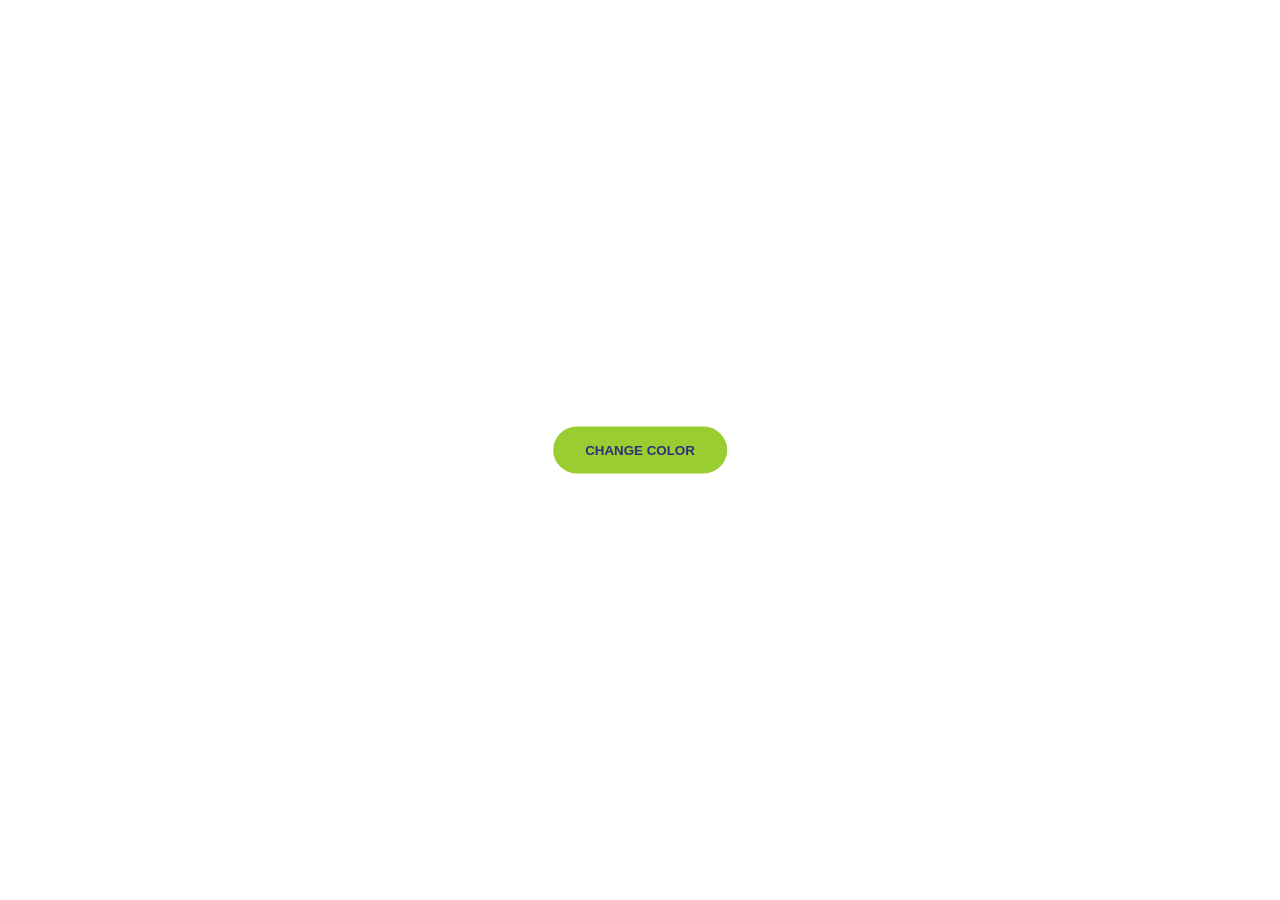
<file: button-dom/index.html>
<!DOCTYPE html>
<html lang="en">
  <head>
    <link rel="stylesheet" href="style.css" />
    <meta charset="UTF-8" />
    <meta name="viewport" content="width=device-width, initial-scale=1.0" />
    <title>change background color</title>
  </head>
  <body>
    <button>change color</button>
    <script src="./script.js"></script>
  </body>
</html>
</file>
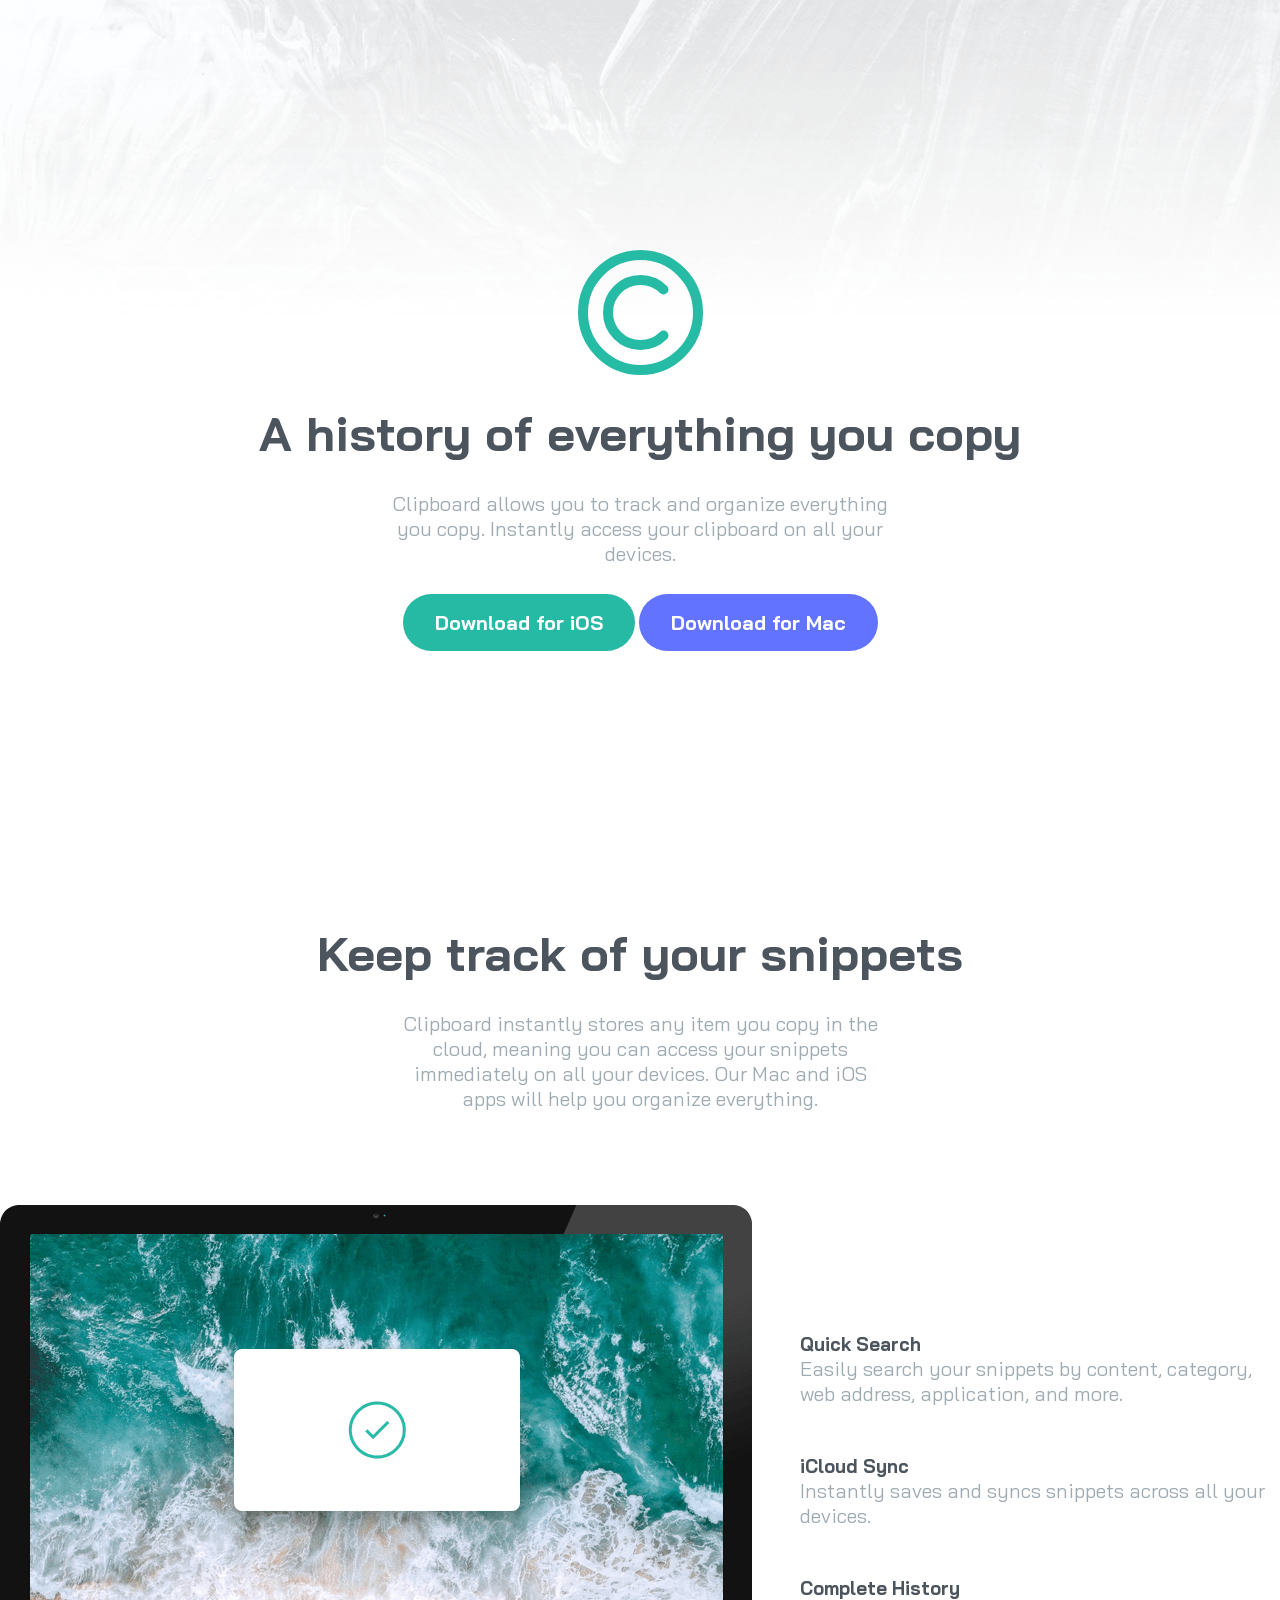
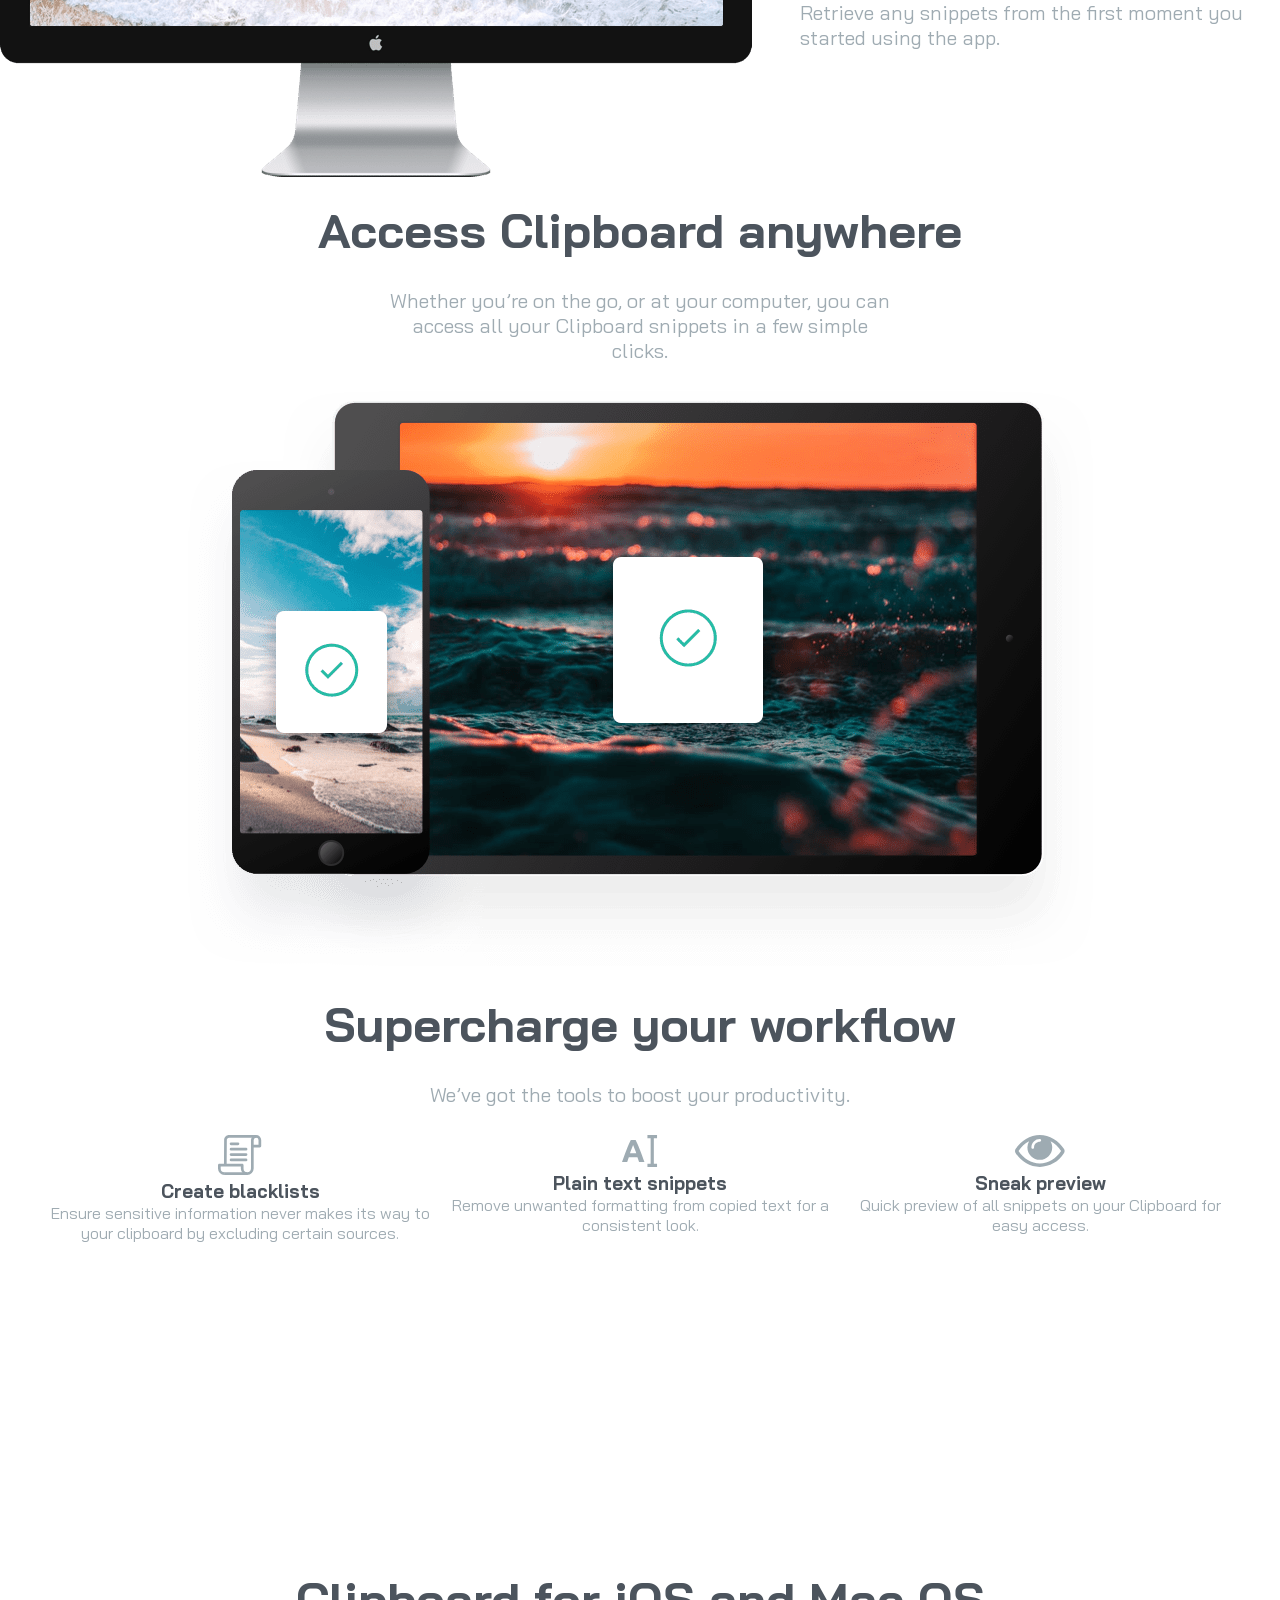
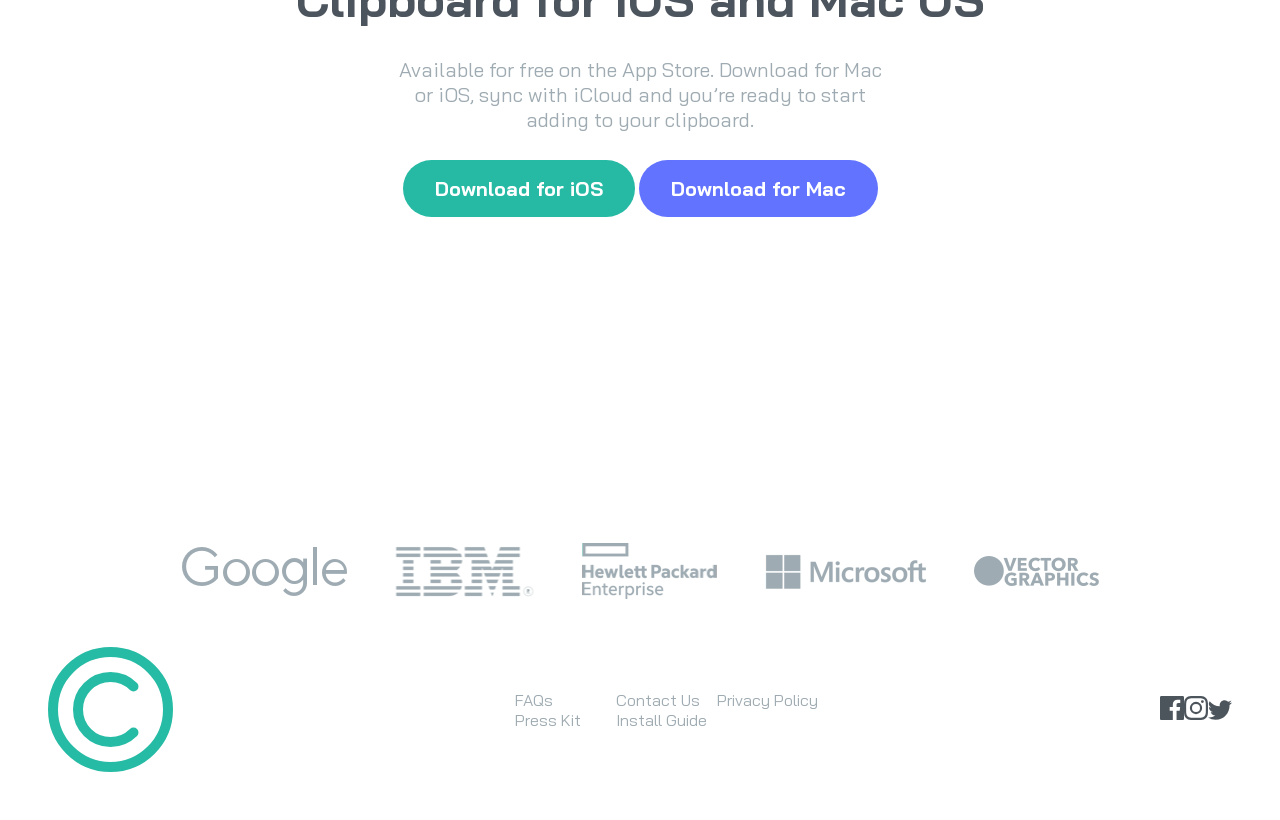
<file: clipboard-landing-page-master/index.html>
<!DOCTYPE html>
<html lang="en">
  <head>
    <meta charset="UTF-8" />
    <meta name="viewport" content="width=device-width, initial-scale=1.0" />
    <!-- displays site properly based on user's device -->
    <link rel="stylesheet" href="style.css" />
    <link
      rel="icon"
      type="image/png"
      sizes="32x32"
      href="./images/favicon-32x32.png"
    />

    <title>Frontend Mentor | Clipboard landing page</title>

    <!-- Feel free to remove these styles or customise in your own stylesheet 👍 -->
    <style>
      .attribution {
        font-size: 11px;
        text-align: center;
      }
      .attribution a {
        color: hsl(228, 45%, 44%);
      }
    </style>
  </head>
  <body>
    <section id="hero-section" class="center">
      <img src="./images/logo.svg" alt="logo" />
      <h1>A history of everything you copy</h1>
      <p>
        Clipboard allows you to track and organize everything you copy.
        Instantly access your clipboard on all your devices.
      </p>
      <div class="button-wrap">
        <button class="btn-green">Download for iOS</button>
        <button class="btn-blue">Download for Mac</button>
      </div>
    </section>
    <section id="features" class="gap-3">
      <div class="about center">
        <h1>Keep track of your snippets</h1>
        <p>
          Clipboard instantly stores any item you copy in the cloud, meaning you
          can access your snippets immediately on all your devices. Our Mac and
          iOS apps will help you organize everything.
        </p>
      </div>
      <div class="features-info flex">
        <img src="./images/image-computer.png" alt="computer" />
        <div class="gap-3">
          <div class="feature-item">
            <h3>Quick Search</h3>
            <p>
              Easily search your snippets by content, category, web address,
              application, and more.
            </p>
          </div>
          <div class="feature-item">
            <h3>iCloud Sync</h3>
            <p>Instantly saves and syncs snippets across all your devices.</p>
          </div>
          <div class="feature-item">
            <h3>Complete History</h3>
            <p>
              Retrieve any snippets from the first moment you started using the
              app.
            </p>
          </div>
        </div>
      </div>
    </section>

    <section id="benefits" class="center">
      <div class="info center">
        <h1>Access Clipboard anywhere</h1>
        <p>
          Whether you’re on the go, or at your computer, you can access all your
          Clipboard snippets in a few simple clicks.
        </p>
        <img src="./images/image-devices.png" alt="device" />
      </div>
      <div class="info center">
        <h1>Supercharge your workflow</h1>
        <p>We’ve got the tools to boost your productivity.</p>
      </div>
      <div class="grid-col-3">
        <div class="benefit-item">
          <img src="./images/icon-blacklist.svg" alt="blacklists" />
          <h3>Create blacklists</h3>
          <p class="small-text">
            Ensure sensitive information never makes its way to your clipboard
            by excluding certain sources.
          </p>
        </div>
        <div class="benefit-item">
          <img src="./images/icon-text.svg" alt="text" />
          <h3>Plain text snippets</h3>
          <p class="small-text">
            Remove unwanted formatting from copied text for a consistent look.
          </p>
        </div>
        <div class="benefit-item">
          <img src="./images/icon-preview.svg" alt="preview" />
          <h3>Sneak preview</h3>
          <p class="small-text">
            Quick preview of all snippets on your Clipboard for easy access.
          </p>
        </div>
      </div>
    </section>

    <section id="cta" class="center">
      <h1>Clipboard for iOS and Mac OS</h1>
      <p>
        Available for free on the App Store. Download for Mac or iOS, sync with
        iCloud and you’re ready to start adding to your clipboard.
      </p>
      <div class="button-wrap">
        <button class="btn-green">Download for iOS</button>
        <button class="btn-blue">Download for Mac</button>
      </div>
    </section>
    <div id="logo" class="flex center-hr">
      <img src="./images/logo-google.png" alt="logo-google" />
      <img src="./images/logo-ibm.png" alt="ibm" />
      <img src="./images/logo-hp.png" alt="hp" />
      <img src="./images/logo-microsoft.png" alt="dd" />
      <img src="./images/logo-vector-graphics.png" alt="ff" />
    </div>

    <footer class="flex justify-between">
      <img src="./images/logo.svg" alt="vfv" />
      <ul class="grid-col-3">
        <li>FAQs</li>
        <li>Contact Us</li>
        <li>Privacy Policy</li>
        <li>Press Kit</li>
        <li>Install Guide</li>
      </ul>
      <div>
        <img src="./images/icon-facebook.svg" alt="fb" /><img
          src="./images/icon-instagram.svg"
          alt="inst"
        /><img src="./images/icon-twitter.svg" alt="icon-twitter" />
      </div>
    </footer>
  </body>
</html>
</file>
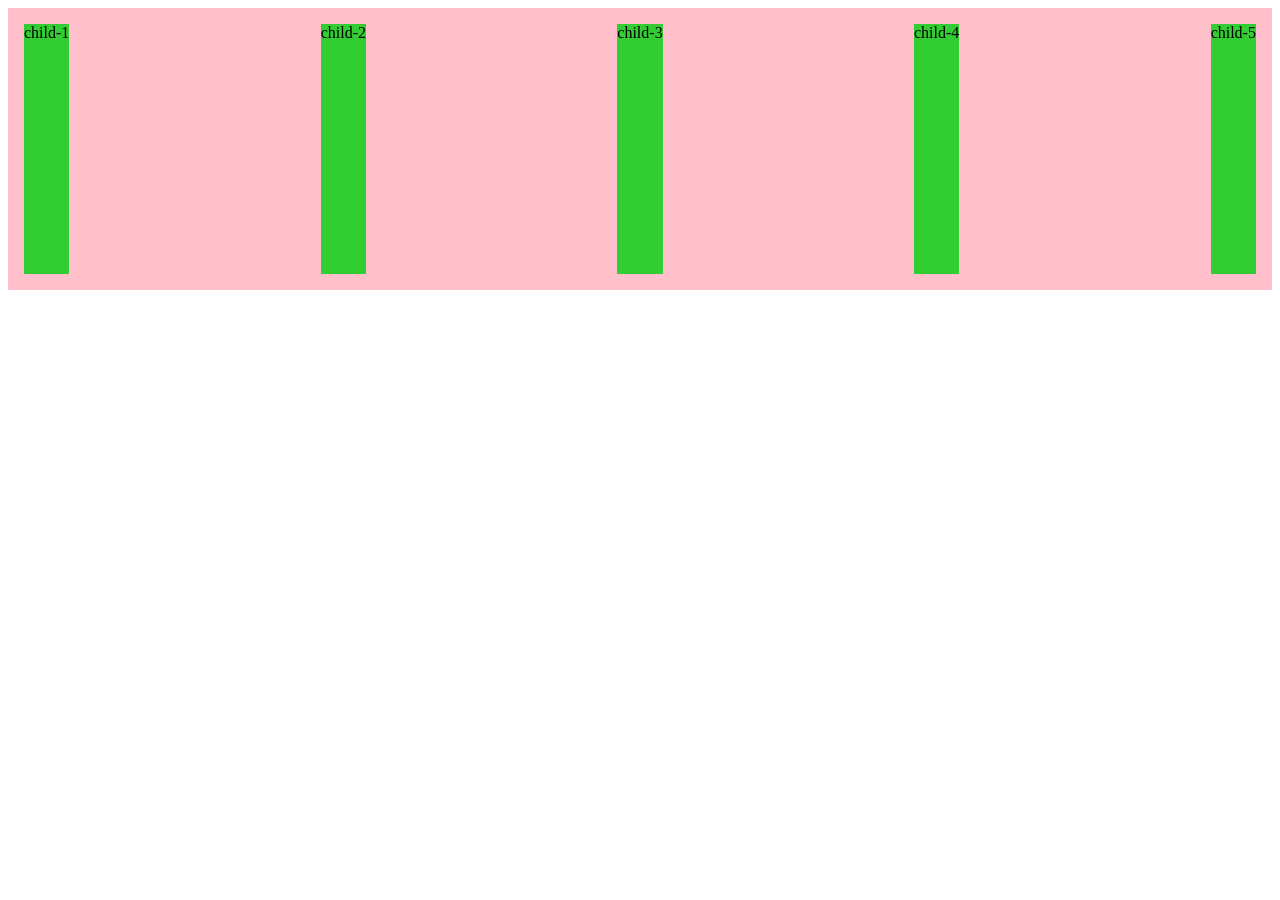
<file: csslayout/index.html>
<!DOCTYPE html>
<html lang="en">
  <head>
    <link rel="stylesheet" href="style.css" />
    <meta charset="UTF-8" />
    <meta name="viewport" content="width=device-width, initial-scale=1.0" />
    <title>layout</title>
  </head>
  <body>
    <div id="container">
      <div class="child child-1">child-1</div>
      <div class="child child-2">child-2</div>
      <div class="child child-3">child-3</div>
      <div class="child child-4">child-4</div>
      <div class="child child-5">child-5</div>
    </div>
  </body>
</html>
</file>
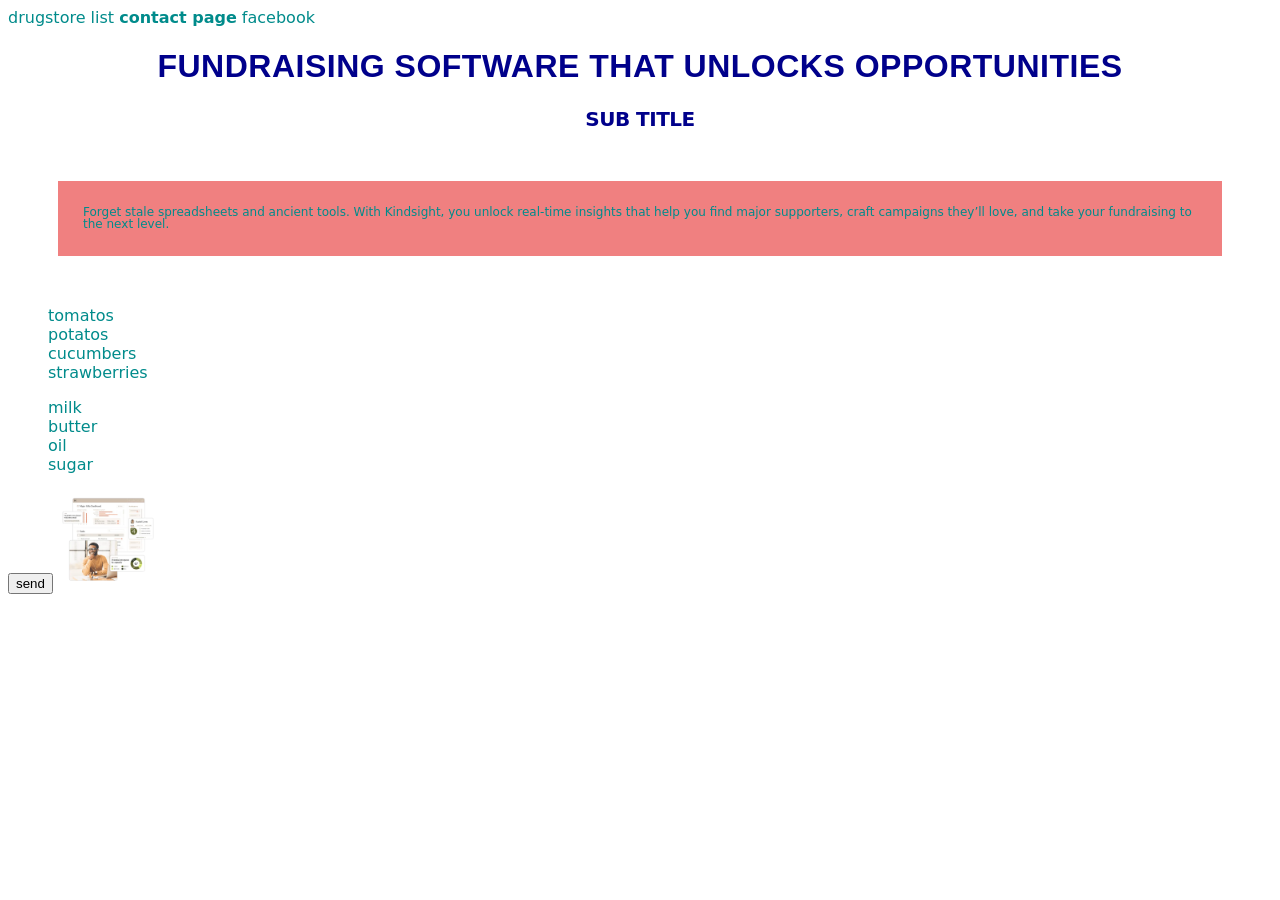
<file: html/index.html>
<!DOCTYPE html>
<html lang="en">
  <head>
    <link rel="stylesheet" href="style.css" />
    <meta charset="UTF-8" />
    <meta name="viewport" content="width=device-width, initial-scale=1.0" />
    <title>*first project- hi hi</title>
  </head>
  <body>
    <a class="red-bg" href="#drugstore">drugstore list</a>
    <a class="rounded-border" id="contact" href="./contact.html"
      >contact page</a
    >
    <a class="rounded-border" href="https://www.facebook.com/kindsightio/"
      >facebook</a
    >
    <h1>Fundraising software that unlocks opportunities</h1>
    <h2 class="red-bg">sub title</h2>
    <p>
      Forget stale spreadsheets and ancient tools. With Kindsight, you unlock
      real-time insights that help you find major supporters, craft campaigns
      they’ll love, and take your fundraising to the next level.
    </p>
    <ul>
      <li>tomatos</li>
      <li>potatos</li>
      <li>cucumbers</li>
      <li>strawberries</li>
    </ul>
    <ol id="drugstore">
      <li>milk</li>
      <li>butter</li>
      <li>oil</li>
      <li>sugar</li>
    </ol>
    <button class="rounded-border">send</button>
    <img src="./home.webp" alt="" />
    <script src="main.js"></script>
  </body>
</html>
</file>
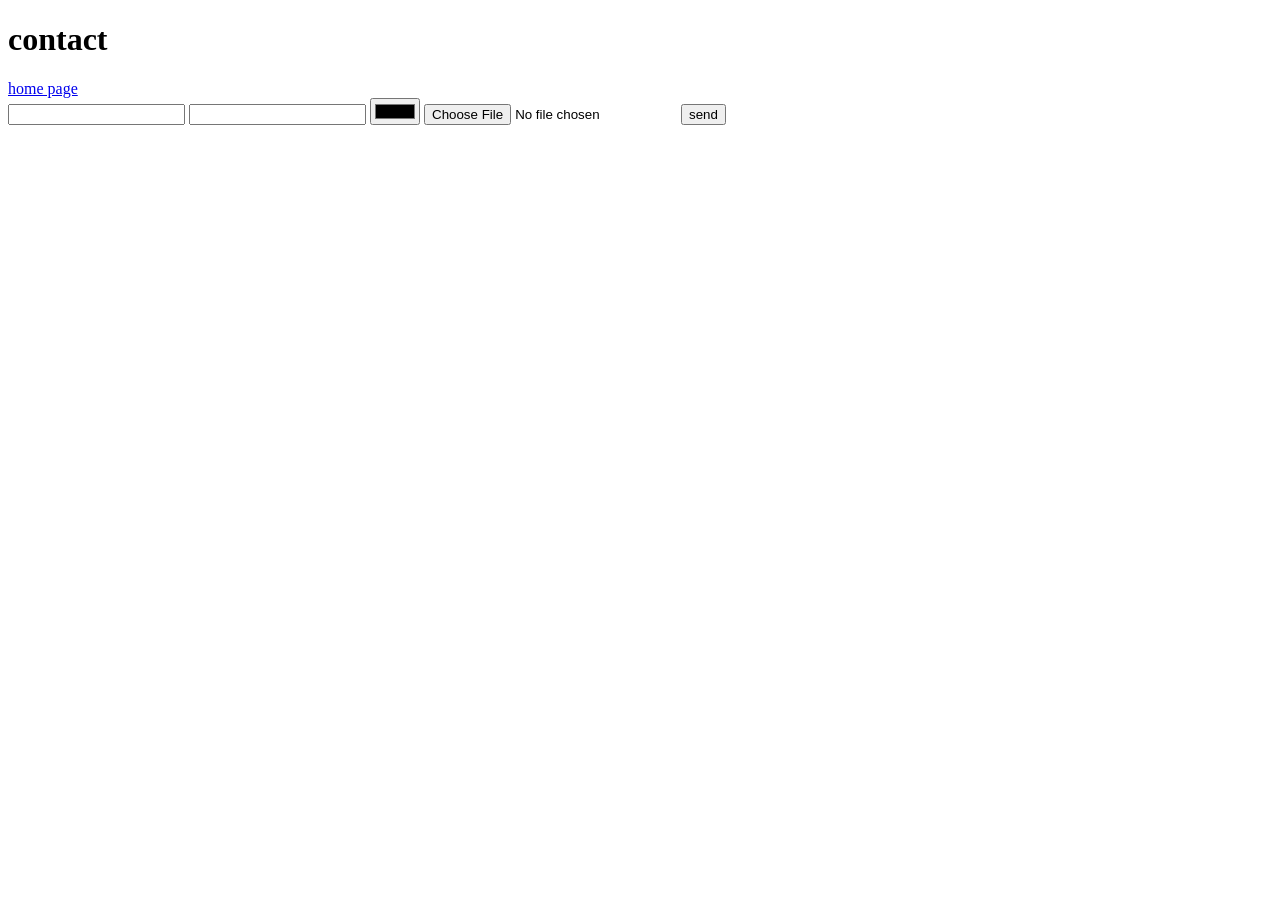
<file: html/contact.html>
<!DOCTYPE html>
<html lang="en">
  <head>
    <meta charset="UTF-8" />
    <meta name="viewport" content="width=device-width, initial-scale=1.0" />
    <title>contact page</title>
  </head>
  <body>
    <h1>contact</h1>
    <a href="./index.html">home page</a>
    <form>
      <input type="text" />
      <input type="email" />
      <input type="color" />
      <input type="file" />
      <button type="submit">send</button>
    </form>
    <script src="./main.js"></script>
  </body>
</html>
</file>
<file: button-dom/style.css>
button {
  position: absolute;
  left: 50%;
  top: 50%;
  transform: translate(-50%, -50%);
  text-transform: uppercase;
  padding: 1rem 2rem;
  border-radius: 999px;
  background-color: yellowgreen;
  border: none;
  cursor: pointer;
  font-weight: bolder;
  color: #303078;
}
button:hover {
  opacity: 0.5;
}
</file>
<file: clipboard-landing-page-master/style.css>
@import url('https://fonts.googleapis.com/css2?family=Bai+Jamjuree:ital,wght@0,200;0,300;0,400;0,500;0,600;0,700;1,200;1,300;1,400;1,500;1,600;1,700&display=swap');
*{
    font-family: "Bai Jamjuree", sans-serif;
    margin: 0;
    padding: 0;
    max-width: 100%;
}
:root{
--Green: hsl(171, 66%, 44%);
--Blue: hsl(233, 100%, 69%);
--Gray-700: hsl(210, 10%, 33%);
--Gray-500: hsl(201, 11%, 66%);
}
body{

    background-image: url(./images/bg-header-desktop.png);
    background-repeat: no-repeat;
    background-size: 100%;


}   
p{
    color: var(--Gray-500);
    max-width: 500px;
    font-size: 20px;
}
h1{
    font-size: 48px;
}
h1, h2, h3{
    color: var(--Gray-700);
}
section{
    min-height: 100vh;
}
button{
    border: none;
    padding: 1rem 2rem;
    border-radius: 999px;
    color: white;
    font-size: 20px;
    font-weight: bold;
}
.btn-green{
    background-color: var(--Green);
}
.btn-blue{
    background-color: var(--Blue);
}
.center{
    display: flex;
    align-items: center;
    flex-direction: column;
    justify-content: center;
    text-align: center;
    gap: 28px;
}
.flex{
    display: flex; 
    gap: 3rem;
    align-items: center;
}
.gap-3{
    display: grid;
    gap: 3rem;
}
.grid-col-3{
    display: grid;
    grid-template-columns: repeat(3, 1fr);
}
.small-text{
    font-size: 16px;
    max-width: 400px;
}
.center-hr{
    justify-content: center;
}*
ul{
    list-style: none;
    color: var(--Gray-500);
}
.justify-between{
    justify-content: space-between;
    padding: 3rem;
}
</file>
<file: csslayout/style.css>
#container {
  background-color: pink;
  padding: 1rem;
  display: flex;
  height: 250px;
  justify-content: space-between;
}
.child {
  background-color: limegreen;
}
@media (max-width: 300px) {
  #container {
    flex-direction: column;
  }
  .child {
    background-color: orange;
  }
}
</file>
<file: html/style.css>
body {
  font-family: system-ui, -apple-system, BlinkMacSystemFont, "Segoe UI", Roboto,
    Oxygen, Ubuntu, Cantarell, "Open Sans", "Helvetica Neue", sans-serif;
  color: darkcyan;
}
h1 {
  font-family: Impact, Haettenschweiler, "Arial Narrow Bold", sans-serif;
  text-transform: uppercase;
  text-align: center;
  letter-spacing: 0.5px;
  color: darkblue;
}

a {
  color: inherit;
  text-decoration: none;
}
#contact {
  font-weight: bold;
}
h2 {
  text-transform: uppercase;
  text-align: center;
  font-size: 20px;
  color: darkblue;
  letter-spacing: -0.5px;
}
p {
  line-height: 105%;
  font-size: 12px;
  padding: 25px;
  margin: 50px;
  background-color: lightcoral;
}
img {
  width: 100px;
}
ul,
ol {
  list-style: none;
}
</file>
